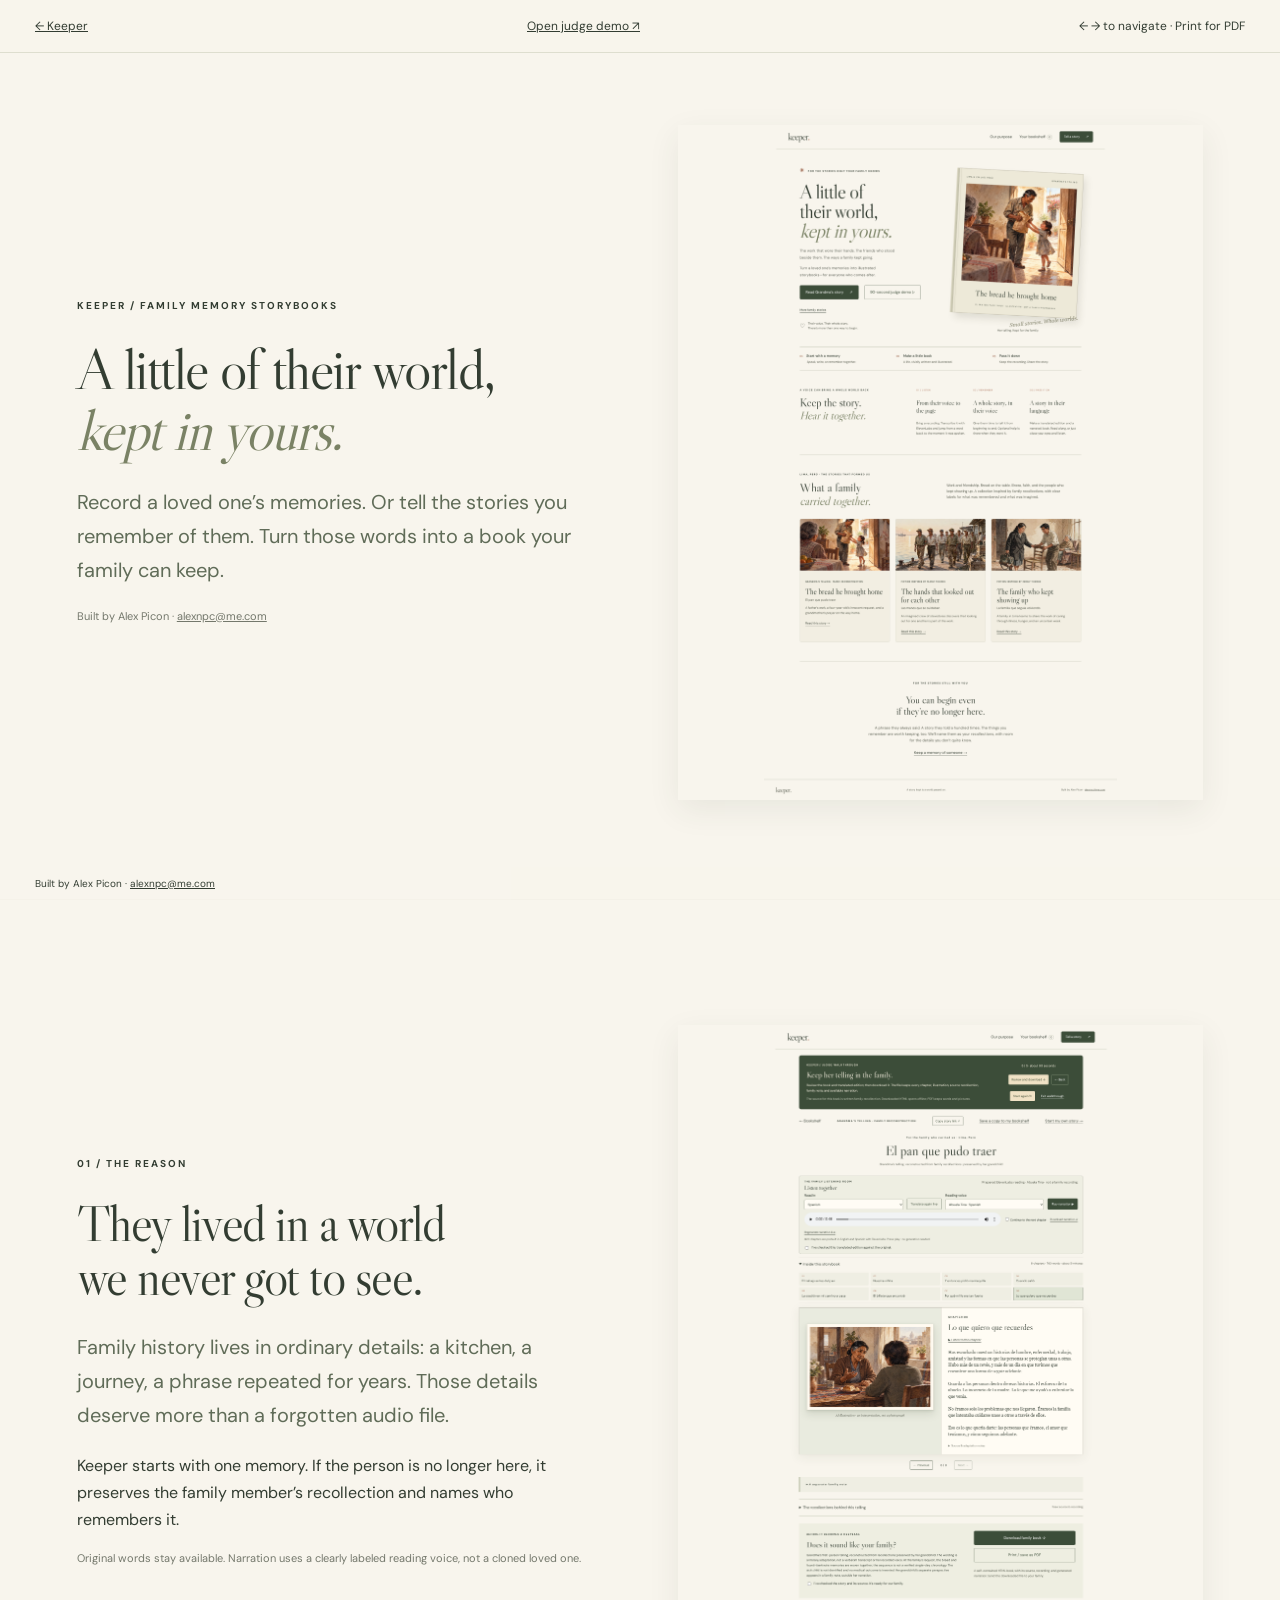
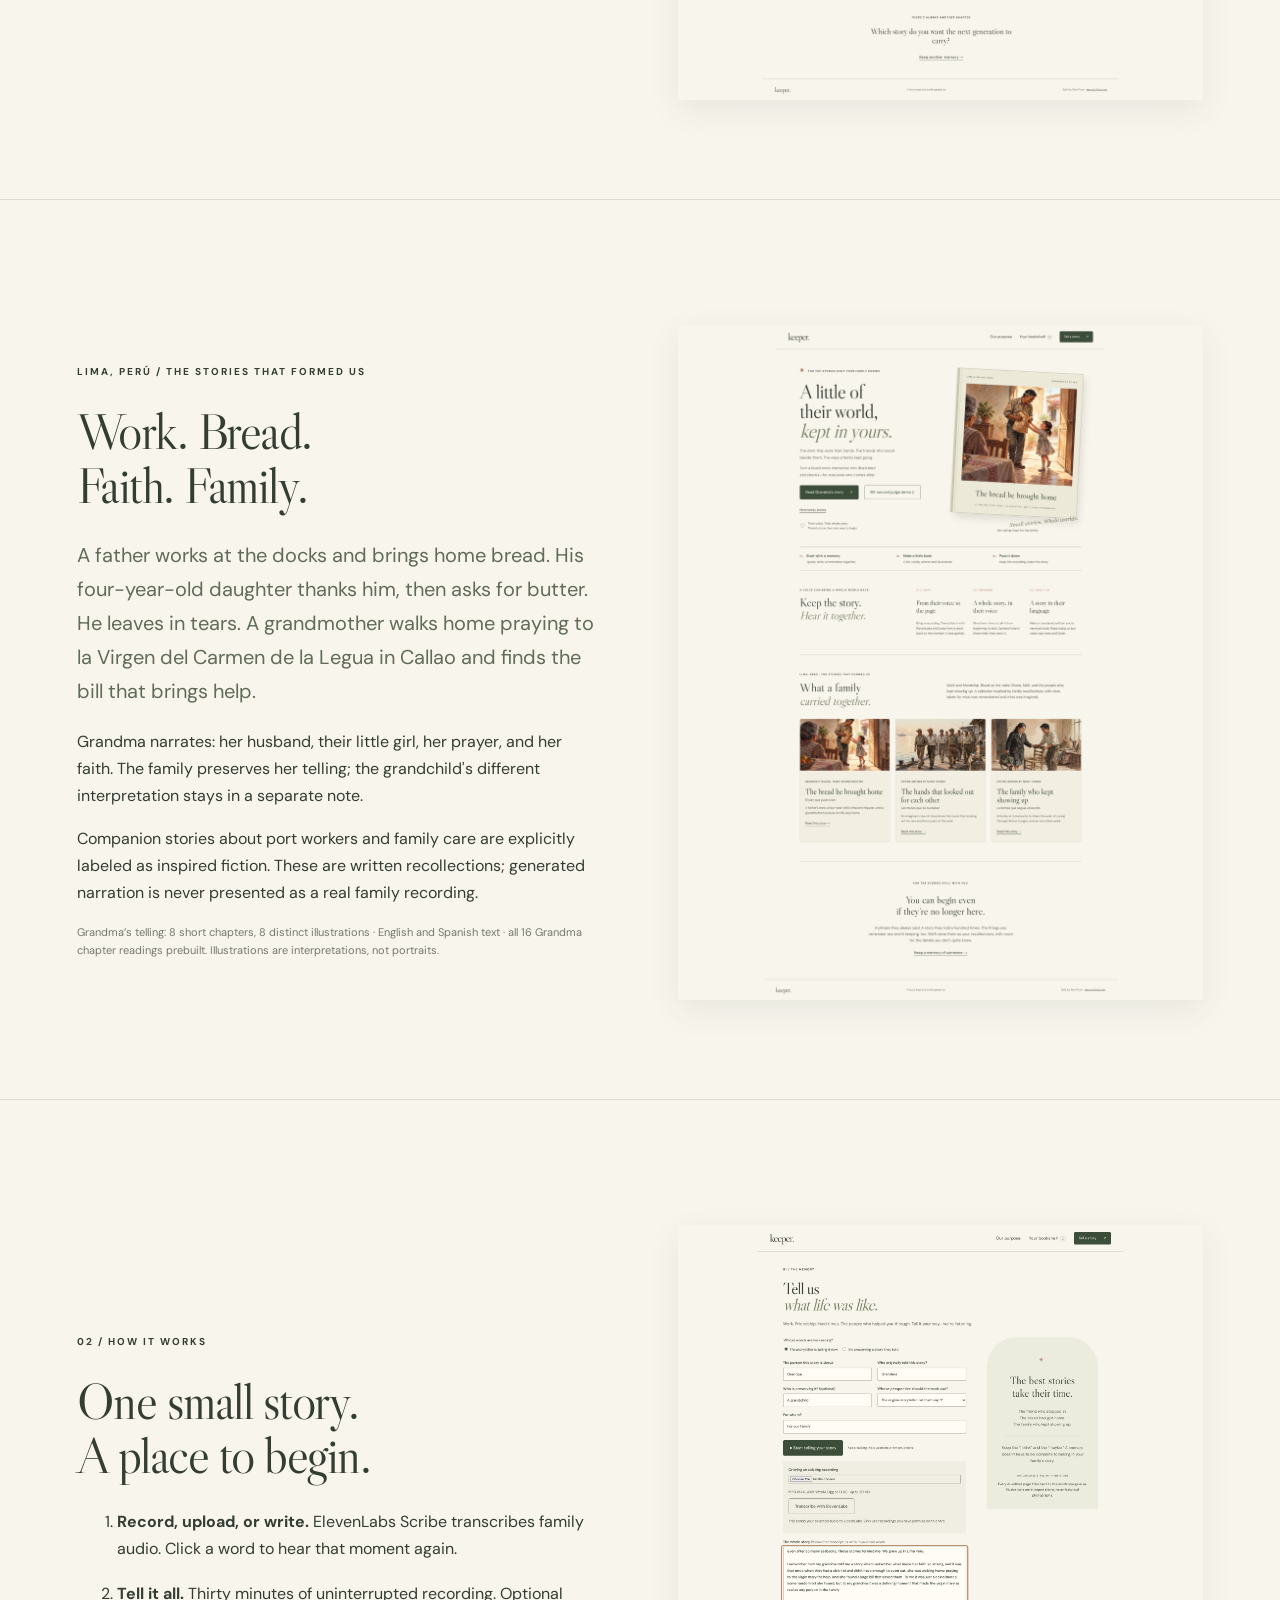
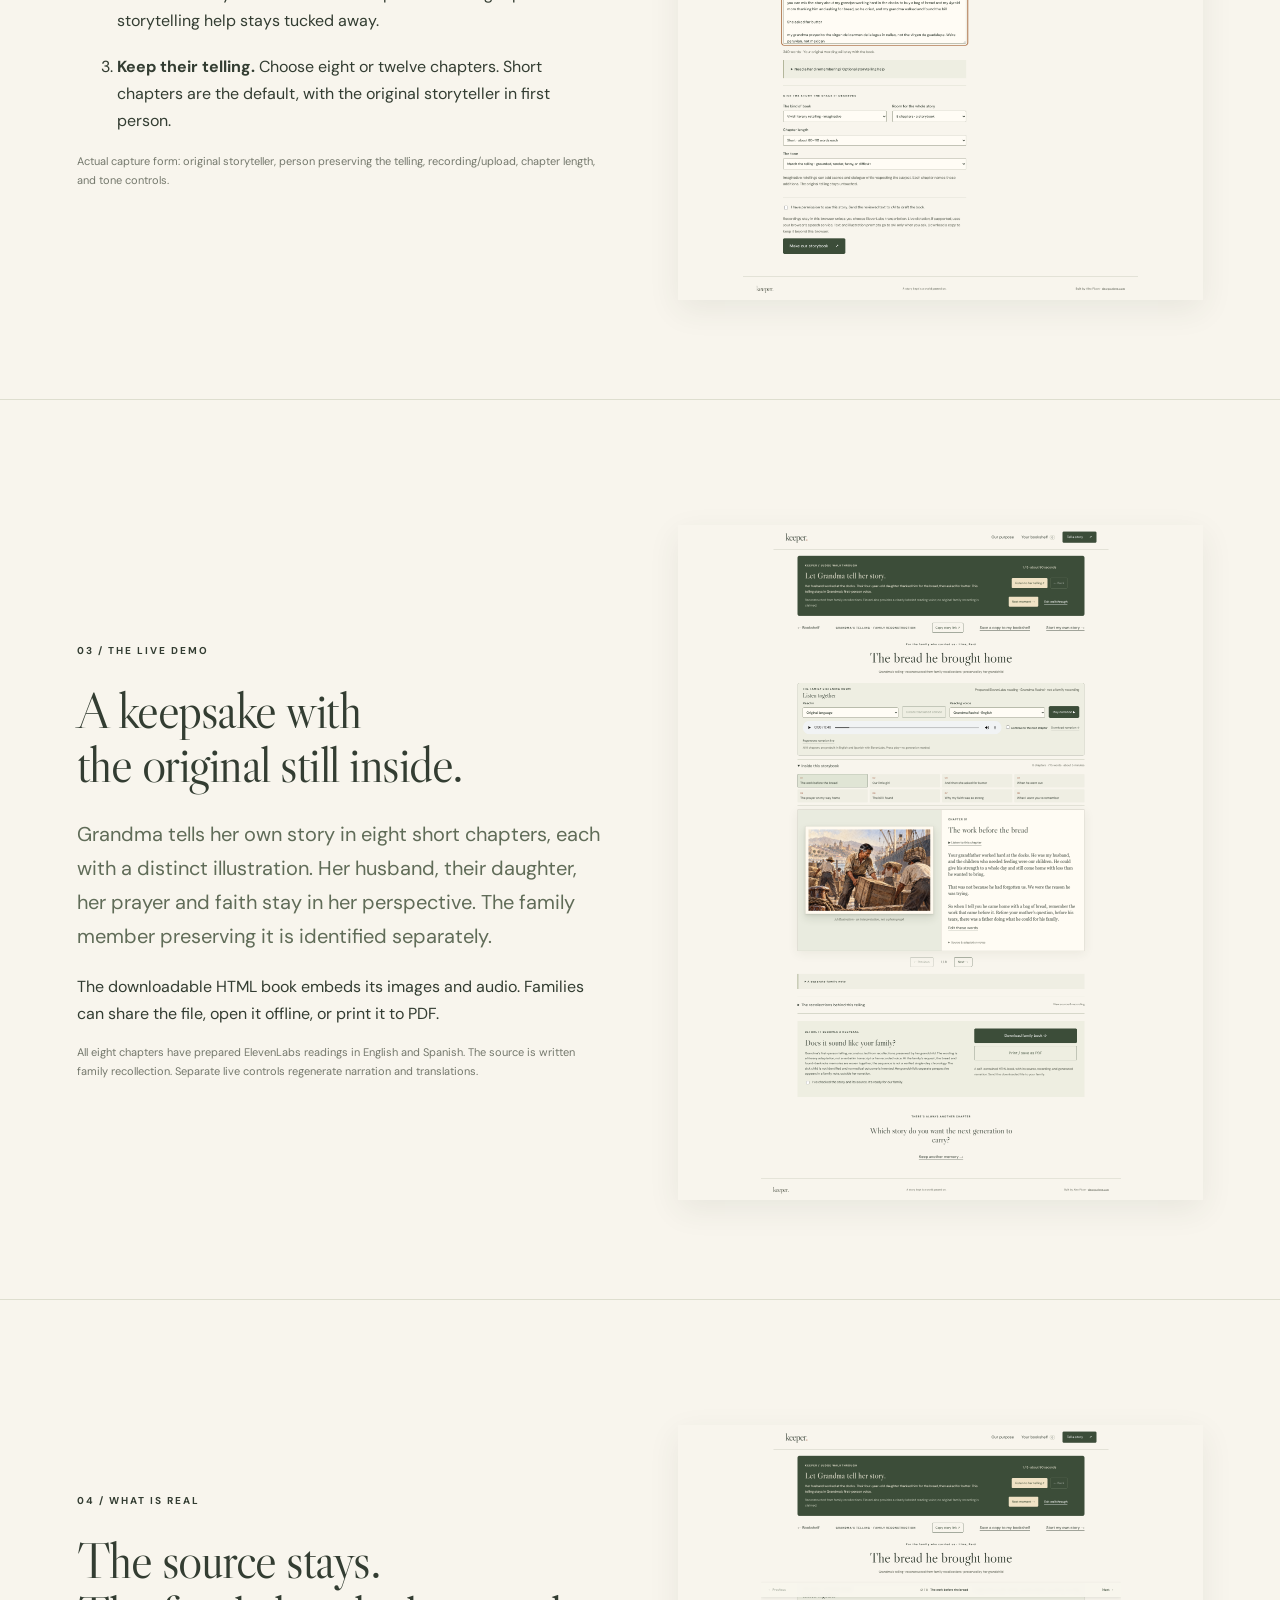
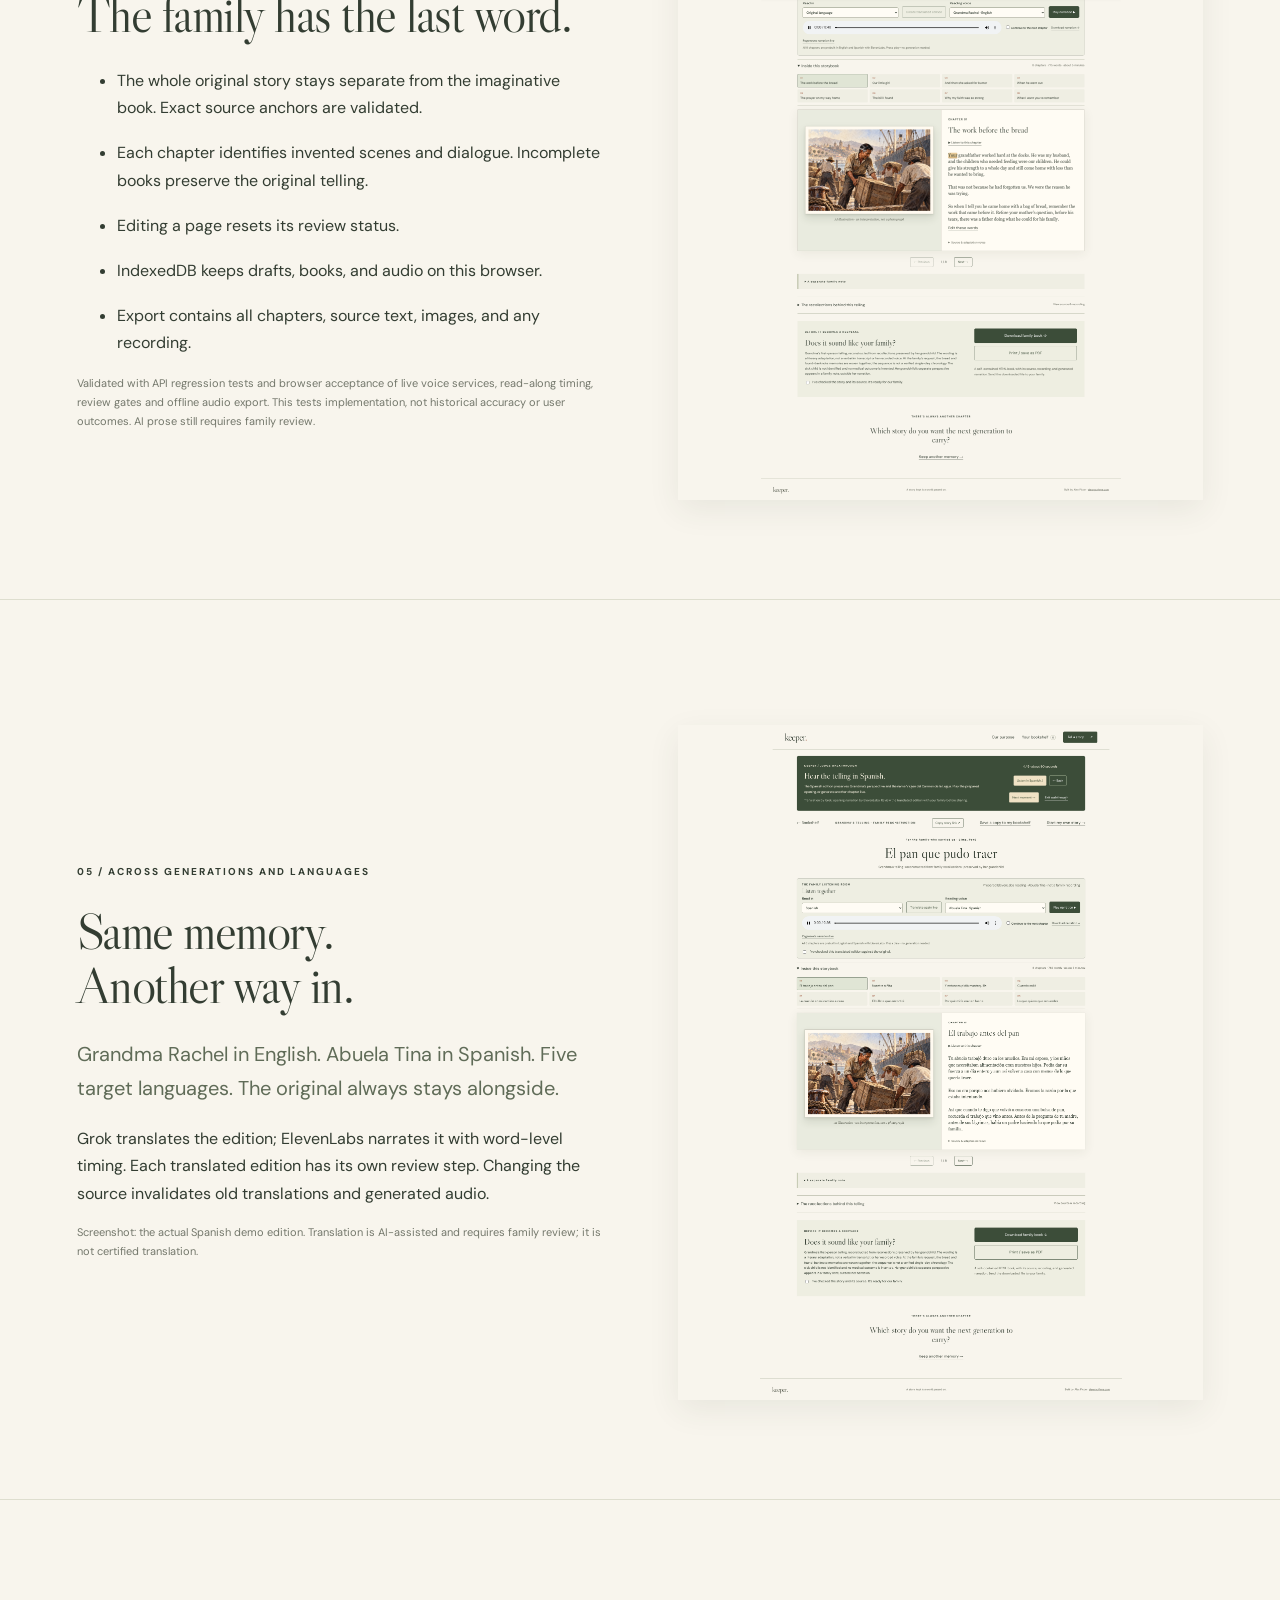
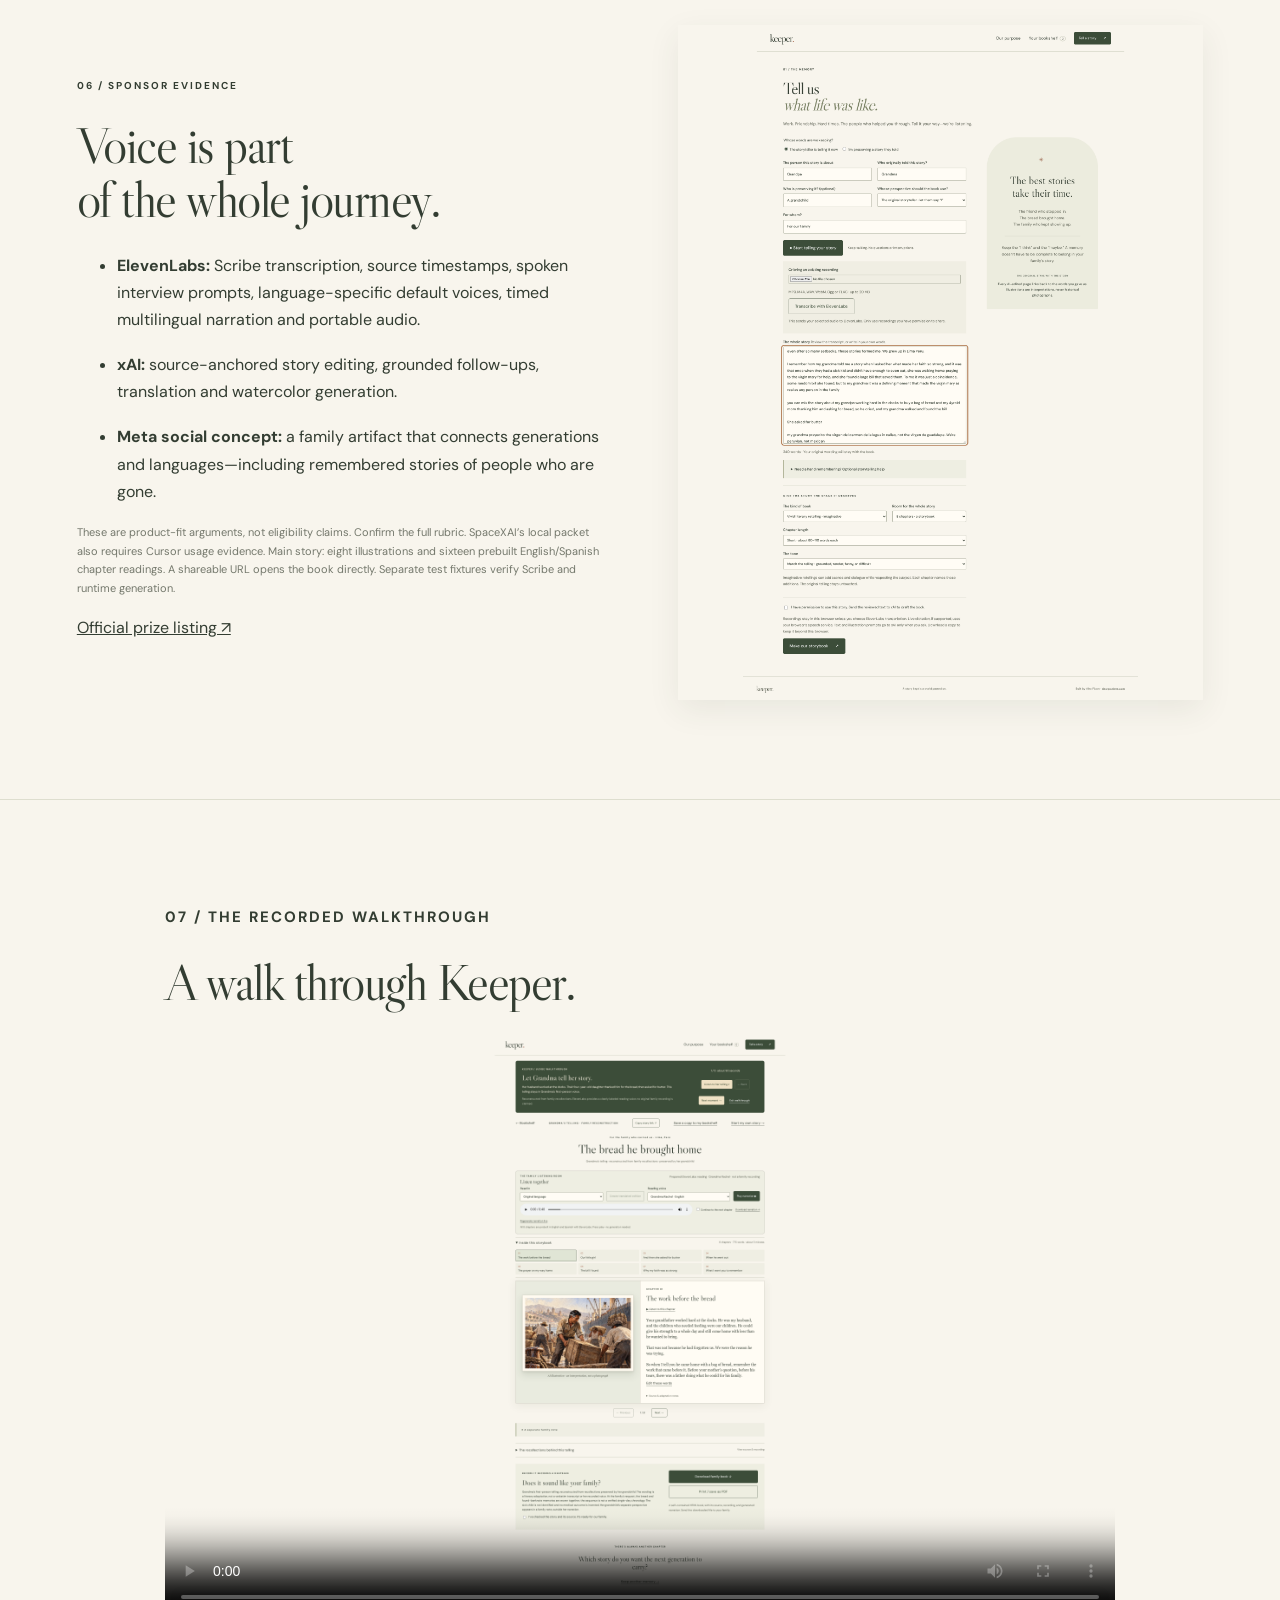
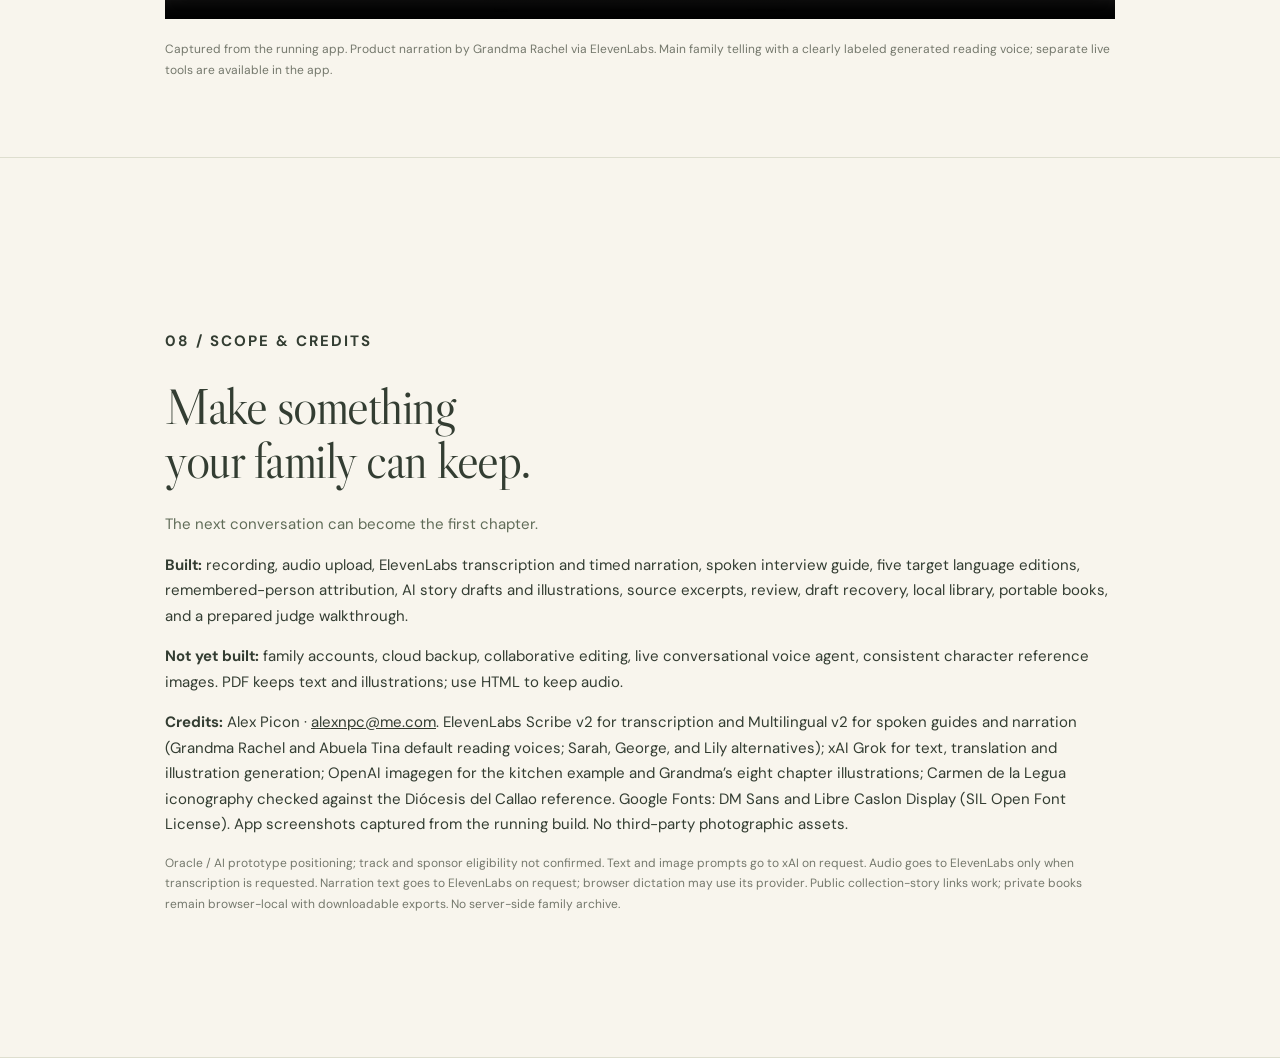
<file: slides/keeper/index.html>
<!doctype html>
<!-- Author: Alex Picon <alexnpc@me.com> -->
<html lang="en"><head><meta charset="utf-8"><meta name="viewport" content="width=device-width,initial-scale=1"><meta name="author" content="Alex Picon, alexnpc@me.com"><title>Keeper · Stories worth passing down</title><link rel="stylesheet" href="story-deck.css"></head><body>
<nav><a href="/keeper/">← Keeper</a><a href="/keeper/" id="demoLink">Open judge demo ↗</a><span>← → to navigate · Print for PDF</span></nav>
<main>
<section id="s1"><div><p class="eyebrow">KEEPER / FAMILY MEMORY STORYBOOKS</p><h1>A little of their world,<br><em>kept in yours.</em></h1><p class="lead">Record a loved one’s memories. Or tell the stories you remember of them. Turn those words into a book your family can keep.</p><p class="foot">Built by Alex Picon · <a href="mailto:alexnpc@me.com">alexnpc@me.com</a></p></div><img src="img/app-desktop.png?v=91bcef328bff" alt="Actual Keeper landing page"></section>
<section id="s2"><div><p class="eyebrow">01 / THE REASON</p><h2>They lived in a world<br>we never got to see.</h2><p class="lead">Family history lives in ordinary details: a kitchen, a journey, a phrase repeated for years. Those details deserve more than a forgotten audio file.</p><p>Keeper starts with one memory. If the person is no longer here, it preserves the family member’s recollection and names who remembers it.</p><p class="foot">Original words stay available. Narration uses a clearly labeled reading voice, not a cloned loved one.</p></div><img src="img/app-ending.png?v=fd3dc580acd7" alt="Actual final chapter of Grandma’s telling"></section>
<section id="lima"><div><p class="eyebrow">LIMA, PERÚ / THE STORIES THAT FORMED US</p><h2>Work. Bread.<br>Faith. Family.</h2><p class="lead">A father works at the docks and brings home bread. His four-year-old daughter thanks him, then asks for butter. He leaves in tears. A grandmother walks home praying to la Virgen del Carmen de la Legua in Callao and finds the bill that brings help.</p><p>Grandma narrates: her husband, their little girl, her prayer, and her faith. The family preserves her telling; the grandchild's different interpretation stays in a separate note.</p><p>Companion stories about port workers and family care are explicitly labeled as inspired fiction. These are written recollections; generated narration is never presented as a real family recording.</p><p class="foot">Grandma’s telling: 8 short chapters, 8 distinct illustrations · English and Spanish text · all 16 Grandma chapter readings prebuilt. Illustrations are interpretations, not portraits.</p></div><img src="img/app-lima-collection.png?v=91bcef328bff" alt="Actual Lima collection in Keeper, with separate labels for woven recollections and inspired fiction"></section><section id="s3"><div><p class="eyebrow">02 / HOW IT WORKS</p><h2>One small story.<br>A place to begin.</h2><ol><li><b>Record, upload, or write.</b> ElevenLabs Scribe transcribes family audio. Click a word to hear that moment again.</li><li><b>Tell it all.</b> Thirty minutes of uninterrupted recording. Optional storytelling help stays tucked away.</li><li><b>Keep their telling.</b> Choose eight or twelve chapters. Short chapters are the default, with the original storyteller in first person.</li></ol><p class="foot">Actual capture form: original storyteller, person preserving the telling, recording/upload, chapter length, and tone controls.</p></div><img src="img/app-capture.png?v=33e9e0a9b210" alt="Actual memory capture form with reviewed text and an audio recording"></section>
<section id="s4"><div><p class="eyebrow">03 / THE LIVE DEMO</p><h2>A keepsake with<br>the original still inside.</h2><p class="lead">Grandma tells her own story in eight short chapters, each with a distinct illustration. Her husband, their daughter, her prayer and faith stay in her perspective. The family member preserving it is identified separately.</p><p>The downloadable HTML book embeds its images and audio. Families can share the file, open it offline, or print it to PDF.</p><p class="foot">All eight chapters have prepared ElevenLabs readings in English and Spanish. The source is written family recollection. Separate live controls regenerate narration and translations.</p></div><img src="img/app-judge.png?v=a31dbbc689d7" alt="Actual AI-generated Keeper storybook with watercolor and original source"></section>
<section id="s5"><div><p class="eyebrow">04 / WHAT IS REAL</p><h2>The source stays.<br>The family has the last word.</h2><ul><li>The whole original story stays separate from the imaginative book. Exact source anchors are validated.</li><li>Each chapter identifies invented scenes and dialogue. Incomplete books preserve the original telling.</li><li>Editing a page resets its review status.</li><li>IndexedDB keeps drafts, books, and audio on this browser.</li><li>Export contains all chapters, source text, images, and any recording.</li></ul><p class="foot">Validated with API regression tests and browser acceptance of live voice services, read-along timing, review gates and offline audio export. This tests implementation, not historical accuracy or user outcomes. AI prose still requires family review.</p></div><img src="img/app-listening.png?v=fc82753cde58" alt="Actual reader with source and family review controls"></section>
<section id="s6"><div><p class="eyebrow">05 / ACROSS GENERATIONS AND LANGUAGES</p><h2>Same memory.<br>Another way in.</h2><p class="lead">Grandma Rachel in English. Abuela Tina in Spanish. Five target languages. The original always stays alongside.</p><p>Grok translates the edition; ElevenLabs narrates it with word-level timing. Each translated edition has its own review step. Changing the source invalidates old translations and generated audio.</p><p class="foot">Screenshot: the actual Spanish demo edition. Translation is AI-assisted and requires family review; it is not certified translation.</p></div><img src="img/app-spanish.png?v=e35f511197e9" alt="Actual Spanish family book with ElevenLabs narration"></section>
<section id="s7"><div><p class="eyebrow">06 / SPONSOR EVIDENCE</p><h2>Voice is part<br>of the whole journey.</h2><ul><li><b>ElevenLabs:</b> Scribe transcription, source timestamps, spoken interview prompts, language-specific default voices, timed multilingual narration and portable audio.</li><li><b>xAI:</b> source-anchored story editing, grounded follow-ups, translation and watercolor generation.</li><li><b>Meta social concept:</b> a family artifact that connects generations and languages—including remembered stories of people who are gone.</li></ul><p class="foot">These are product-fit arguments, not eligibility claims. Confirm the full rubric. SpaceXAI’s local packet also requires Cursor usage evidence. Main story: eight illustrations and sixteen prebuilt English/Spanish chapter readings. A shareable URL opens the book directly. Separate test fixtures verify Scribe and runtime generation.</p><p><a href="https://hackgt13.devpost.com/">Official prize listing ↗</a></p></div><img src="img/app-capture.png?v=33e9e0a9b210" alt="Real capture workflow showing ElevenLabs and source-grounded interview"></section>
<section id="s8" class="closing"><div><p class="eyebrow">07 / THE RECORDED WALKTHROUGH</p><h2>A walk through Keeper.</h2><video controls preload="metadata" poster="img/app-judge.png?v=a31dbbc689d7" src="keeper-demo.mp4?v=2f83fd0bcfc7" style="width:100%;max-height:65vh">Narrated walkthrough with Grandma Rachel</video><p class="foot">Captured from the running app. Product narration by Grandma Rachel via ElevenLabs. Main family telling with a clearly labeled generated reading voice; separate live tools are available in the app.</p></div></section>
<section id="s9" class="closing"><div><p class="eyebrow">08 / SCOPE & CREDITS</p><h2>Make something<br>your family can keep.</h2><p class="lead">The next conversation can become the first chapter.</p><p><b>Built:</b> recording, audio upload, ElevenLabs transcription and timed narration, spoken interview guide, five target language editions, remembered-person attribution, AI story drafts and illustrations, source excerpts, review, draft recovery, local library, portable books, and a prepared judge walkthrough.</p><p><b>Not yet built:</b> family accounts, cloud backup, collaborative editing, live conversational voice agent, consistent character reference images. PDF keeps text and illustrations; use HTML to keep audio.</p><p><b>Credits:</b> Alex Picon · <a href="mailto:alexnpc@me.com">alexnpc@me.com</a>. ElevenLabs Scribe v2 for transcription and Multilingual v2 for spoken guides and narration (Grandma Rachel and Abuela Tina default reading voices; Sarah, George, and Lily alternatives); xAI Grok for text, translation and illustration generation; OpenAI imagegen for the kitchen example and Grandma’s eight chapter illustrations; Carmen de la Legua iconography checked against the Diócesis del Callao reference. Google Fonts: DM Sans and Libre Caslon Display (SIL Open Font License). App screenshots captured from the running build. No third-party photographic assets.</p><p class="foot">Oracle / AI prototype positioning; track and sponsor eligibility not confirmed. Text and image prompts go to xAI on request. Audio goes to ElevenLabs only when transcription is requested. Narration text goes to ElevenLabs on request; browser dictation may use its provider. Public collection-story links work; private books remain browser-local with downloadable exports. No server-side family archive.</p></div></section>
</main><footer data-credit="alex-picon">Built by Alex Picon · <a href="mailto:alexnpc@me.com">alexnpc@me.com</a></footer>
<script src="story-deck.js"></script></body></html>
</file>
<file: slides/keeper/story-deck.css>
/* Author: Alex Picon <alexnpc@me.com> */
@import url('https://fonts.googleapis.com/css2?family=DM+Sans:wght@400;500;600;700&family=Libre+Caslon+Display&display=swap');
*{box-sizing:border-box}html{scroll-snap-type:y proximity;scroll-behavior:smooth}body{margin:0;background:#f8f5ed;color:#333d32;font:16px/1.7 'DM Sans',sans-serif}a{color:inherit}nav{position:fixed;inset:0 0 auto;padding:16px 35px;display:flex;justify-content:space-between;background:#f8f5edf2;border-bottom:1px solid #dedecf;z-index:2;font-size:12px}section{padding:90px 6vw 65px;min-height:100vh;display:grid;grid-template-columns:1fr 1fr;gap:6vw;align-items:center;scroll-snap-align:start;border-bottom:1px solid #dedecf}section>img{display:block;width:100%;max-height:75vh;object-fit:contain;box-shadow:0 10px 30px #333d3214}h1,h2{font:clamp(42px,4.5vw,74px)/1.05 'Libre Caslon Display',Georgia,serif;letter-spacing:-1.5px;margin:25px 0}h2{font-size:clamp(40px,4vw,65px)}em{color:#7a8265;font-weight:400}.eyebrow{font-size:10px;font-weight:700;letter-spacing:2px}.lead{font-size:20px;line-height:1.7;color:#606c58}.foot{font-size:11px;color:#74786c}li{margin:18px 0}.closing{grid-template-columns:1fr}.closing>div{max-width:950px;margin:auto}.closing p{font-size:15px}.closing .foot{font-size:12px}footer{position:fixed;bottom:0;padding:8px 35px;font-size:10px;background:#f8f5eddd;width:100%}@media(max-width:700px){nav{padding:12px 20px}nav span{display:none}section{grid-template-columns:1fr;padding:80px 25px 50px;gap:25px}section>img{max-height:55vh}.lead{font-size:17px}}@media print{nav,footer{display:none}section{height:100vh;break-after:page;padding:35px;gap:30px}h1,h2{font-size:46px}body{font-size:13px}.lead{font-size:16px}.closing p{font-size:13px}}
</file>
